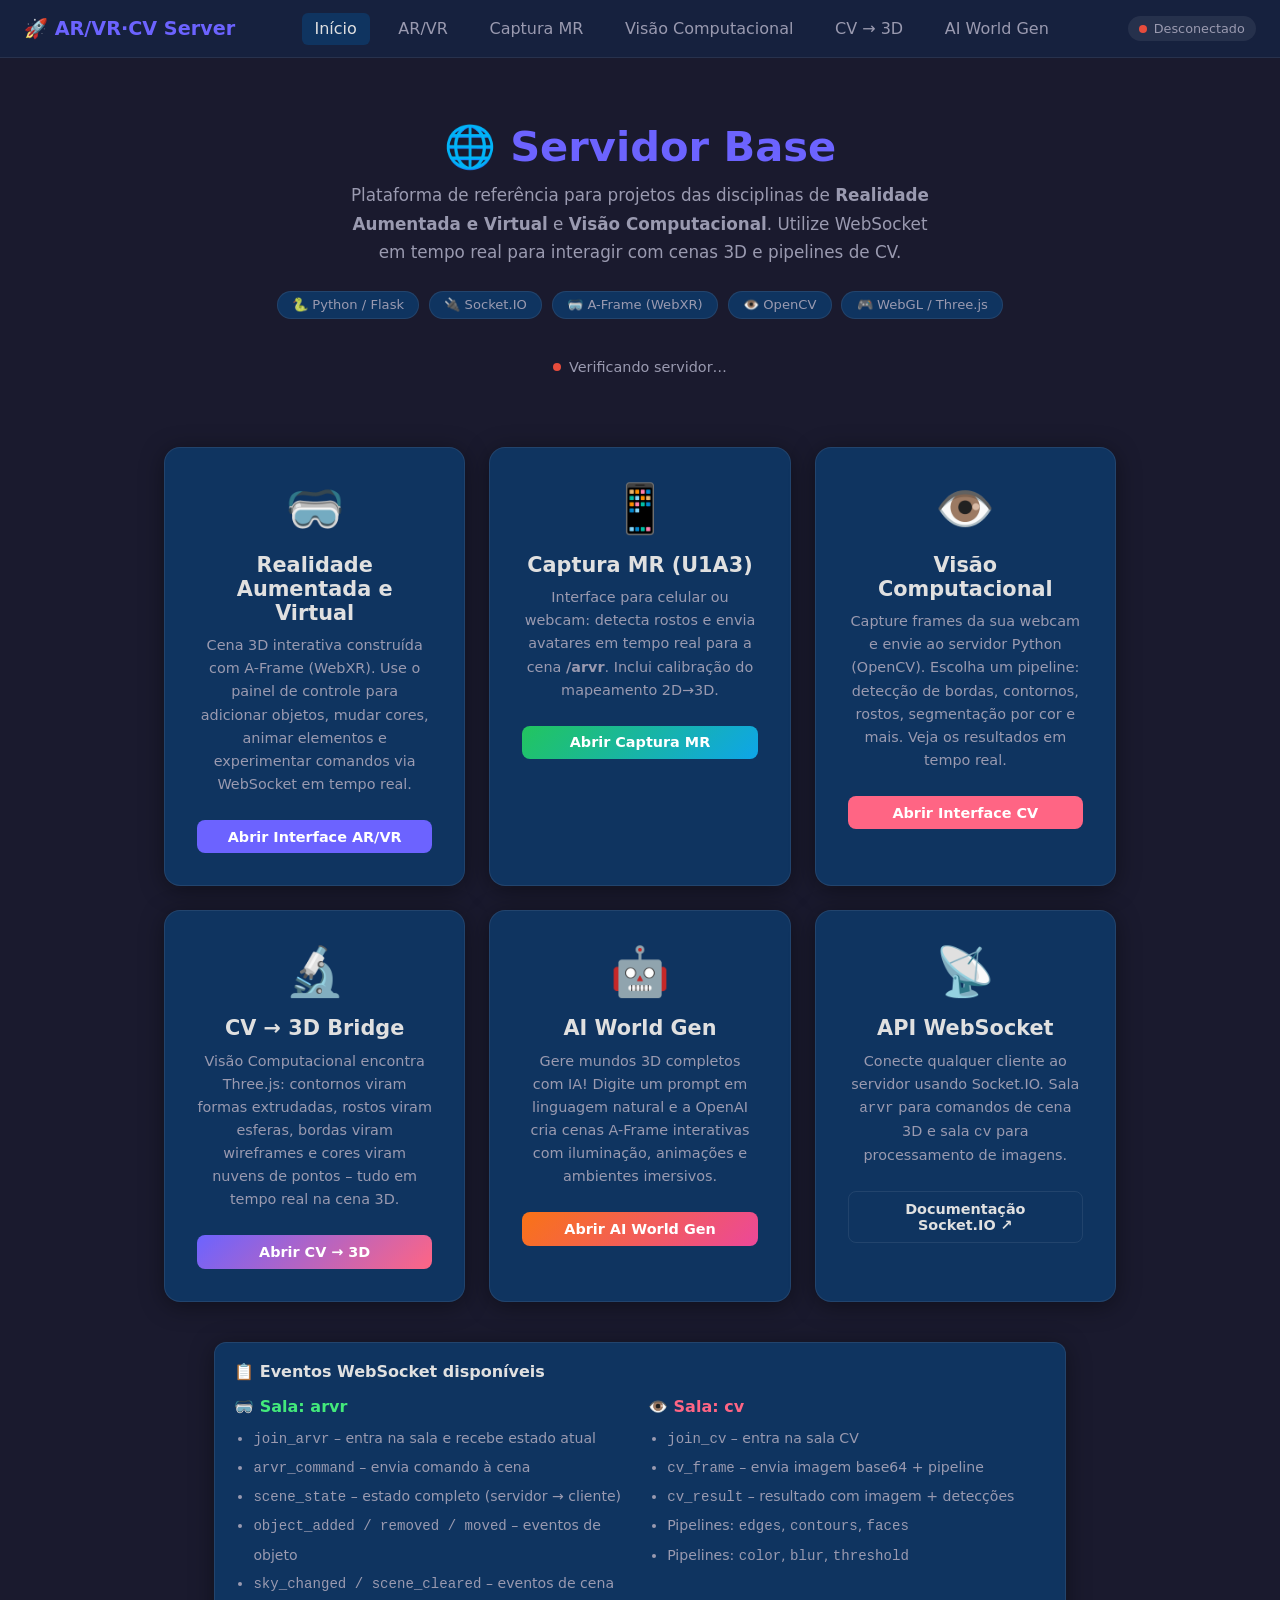
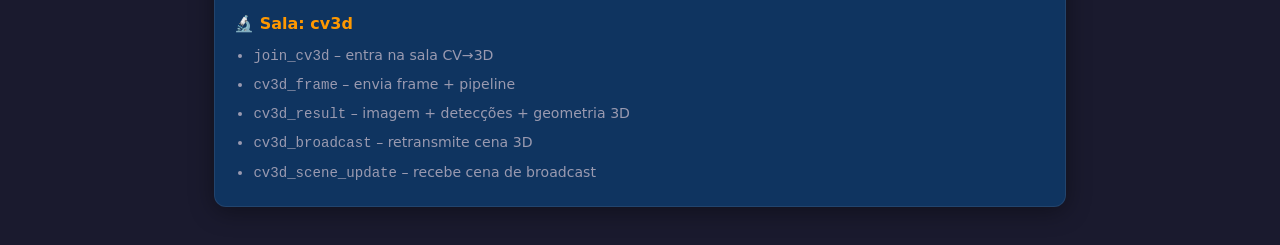
<file: templates/index.html>
<!DOCTYPE html>
<html lang="pt-BR">
<head>
  <meta charset="UTF-8">
  <meta name="viewport" content="width=device-width, initial-scale=1.0">
  <title>AR/VR + Visão Computacional – Servidor Base</title>
  <link rel="stylesheet" href="/static/css/style.css">
  <style>
    .tech-badges {
      display: flex;
      flex-wrap: wrap;
      justify-content: center;
      gap: .6rem;
      margin: 1.5rem 0;
    }
    .tech-badge {
      background: var(--card-bg);
      border: 1px solid var(--border);
      border-radius: 20px;
      padding: .35rem .9rem;
      font-size: .82rem;
      color: var(--text-muted);
    }
    .ws-indicator {
      margin: 1rem auto 0;
      display: inline-flex;
      align-items: center;
      gap: .5rem;
      font-size: .9rem;
      color: var(--text-muted);
    }
  </style>
</head>
<body>

<!-- Navbar -->
<nav class="navbar">
  <div class="navbar-brand">🚀 AR/VR·CV Server</div>
  <div class="navbar-links">
    <a href="/" class="active">Início</a>
    <a href="/arvr">AR/VR</a>
    <a href="/mr">Captura MR</a>
    <a href="/cv">Visão Computacional</a>
    <a href="/cv3d">CV → 3D</a>
    <a href="/worldgen">AI World Gen</a>
  </div>
  <div id="wsStatus" class="status-badge">
    <span class="status-dot" id="statusDot"></span>
    <span id="statusText">Desconectado</span>
  </div>
</nav>

<!-- Hero -->
<section class="hero">
  <h1>🌐 Servidor Base</h1>
  <p>
    Plataforma de referência para projetos das disciplinas de
    <strong>Realidade Aumentada e Virtual</strong> e
    <strong>Visão Computacional</strong>.
    Utilize WebSocket em tempo real para interagir com cenas 3D e pipelines de CV.
  </p>

  <div class="tech-badges">
    <span class="tech-badge">🐍 Python / Flask</span>
    <span class="tech-badge">🔌 Socket.IO</span>
    <span class="tech-badge">🥽 A-Frame (WebXR)</span>
    <span class="tech-badge">👁️ OpenCV</span>
    <span class="tech-badge">🎮 WebGL / Three.js</span>
  </div>

  <div class="ws-indicator">
    <span class="status-dot" id="homeDot"></span>
    <span id="homeStatusText">Verificando servidor…</span>
  </div>
</section>

<!-- Cards das interfaces -->
<div class="cards-grid">

  <!-- Card AR/VR -->
  <div class="feature-card">
    <div class="icon">🥽</div>
    <h2>Realidade Aumentada e Virtual</h2>
    <p>
      Cena 3D interativa construída com A-Frame (WebXR). Use o painel de controle
      para adicionar objetos, mudar cores, animar elementos e experimentar
      comandos via WebSocket em tempo real.
    </p>
    <a href="/arvr" class="btn btn-primary btn-block">Abrir Interface AR/VR</a>
  </div>

  <!-- Card MR -->
  <div class="feature-card">
    <div class="icon">📱</div>
    <h2>Captura MR (U1A3)</h2>
    <p>
      Interface para celular ou webcam: detecta rostos e envia avatares em tempo real
      para a cena <strong>/arvr</strong>. Inclui calibração do mapeamento 2D→3D.
    </p>
    <a href="/mr" class="btn btn-primary btn-block" style="background:linear-gradient(135deg,#22c55e,#0ea5e9)">Abrir Captura MR</a>
  </div>

  <!-- Card CV -->
  <div class="feature-card">
    <div class="icon">👁️</div>
    <h2>Visão Computacional</h2>
    <p>
      Capture frames da sua webcam e envie ao servidor Python (OpenCV).
      Escolha um pipeline: detecção de bordas, contornos, rostos, segmentação
      por cor e mais. Veja os resultados em tempo real.
    </p>
    <a href="/cv" class="btn btn-secondary btn-block">Abrir Interface CV</a>
  </div>

  <!-- Card CV → 3D -->
  <div class="feature-card">
    <div class="icon">🔬</div>
    <h2>CV → 3D Bridge</h2>
    <p>
      Visão Computacional encontra Three.js: contornos viram formas extrudadas,
      rostos viram esferas, bordas viram wireframes e cores viram nuvens de pontos
      – tudo em tempo real na cena 3D.
    </p>
    <a href="/cv3d" class="btn btn-primary btn-block" style="background:linear-gradient(135deg,var(--primary),var(--secondary))">Abrir CV → 3D</a>
  </div>

  <div class="feature-card">
    <div class="icon">🤖</div>
    <h2>AI World Gen</h2>
    <p>
      Gere mundos 3D completos com IA! Digite um prompt em linguagem natural
      e a OpenAI cria cenas A-Frame interativas com iluminação, animações e
      ambientes imersivos.
    </p>
    <a href="/worldgen" class="btn btn-primary btn-block" style="background:linear-gradient(135deg,#f97316,#ec4899)">Abrir AI World Gen</a>
  </div>

  <!-- Card Docs / Base -->
  <div class="feature-card">
    <div class="icon">📡</div>
    <h2>API WebSocket</h2>
    <p>
      Conecte qualquer cliente ao servidor usando Socket.IO.
      Sala <code>arvr</code> para comandos de cena 3D e sala <code>cv</code>
      para processamento de imagens.
    </p>
    <a href="https://socket.io/docs/v4/client-api/" target="_blank" rel="noopener"
       class="btn btn-outline btn-block">Documentação Socket.IO ↗</a>
  </div>

</div>

<!-- Resumo dos eventos -->
<div style="max-width:900px;margin:0 auto 3rem;padding:0 1.5rem">
  <div class="card">
    <div class="card-title">📋 Eventos WebSocket disponíveis</div>
    <div class="grid-2 gap-2">
      <div>
        <p style="color:var(--accent);font-weight:600;margin-bottom:.5rem">🥽 Sala: arvr</p>
        <ul style="padding-left:1.2rem;font-size:.88rem;color:var(--text-muted);line-height:2">
          <li><code>join_arvr</code> – entra na sala e recebe estado atual</li>
          <li><code>arvr_command</code> – envia comando à cena</li>
          <li><code>scene_state</code> – estado completo (servidor → cliente)</li>
          <li><code>object_added / removed / moved</code> – eventos de objeto</li>
          <li><code>sky_changed / scene_cleared</code> – eventos de cena</li>
        </ul>
      </div>
      <div>
        <p style="color:var(--secondary);font-weight:600;margin-bottom:.5rem">👁️ Sala: cv</p>
        <ul style="padding-left:1.2rem;font-size:.88rem;color:var(--text-muted);line-height:2">
          <li><code>join_cv</code> – entra na sala CV</li>
          <li><code>cv_frame</code> – envia imagem base64 + pipeline</li>
          <li><code>cv_result</code> – resultado com imagem + detecções</li>
          <li>Pipelines: <code>edges</code>, <code>contours</code>, <code>faces</code></li>
          <li>Pipelines: <code>color</code>, <code>blur</code>, <code>threshold</code></li>
        </ul>
      </div>
      <div>
        <p style="color:#ff9800;font-weight:600;margin-bottom:.5rem">🔬 Sala: cv3d</p>
        <ul style="padding-left:1.2rem;font-size:.88rem;color:var(--text-muted);line-height:2">
          <li><code>join_cv3d</code> – entra na sala CV→3D</li>
          <li><code>cv3d_frame</code> – envia frame + pipeline</li>
          <li><code>cv3d_result</code> – imagem + detecções + geometria 3D</li>
          <li><code>cv3d_broadcast</code> – retransmite cena 3D</li>
          <li><code>cv3d_scene_update</code> – recebe cena de broadcast</li>
        </ul>
      </div>
    </div>
  </div>
</div>

<script src="/static/vendor/socket.io.min.js"></script>
<script>
  const dot = document.getElementById('statusDot');
  const txt = document.getElementById('statusText');
  const homeDot = document.getElementById('homeDot');
  const homeStatusText = document.getElementById('homeStatusText');

  const socket = io({ transports: ['websocket'] });

  socket.on('connect', () => {
    dot.classList.add('connected');
    homeDot.classList.add('connected');
    txt.textContent = 'Conectado';
    homeStatusText.textContent = 'Servidor online e pronto ✓';
  });

  socket.on('disconnect', () => {
    dot.classList.remove('connected');
    homeDot.classList.remove('connected');
    txt.textContent = 'Desconectado';
    homeStatusText.textContent = 'Servidor desconectado';
  });
</script>
</body>
</html>
</file>
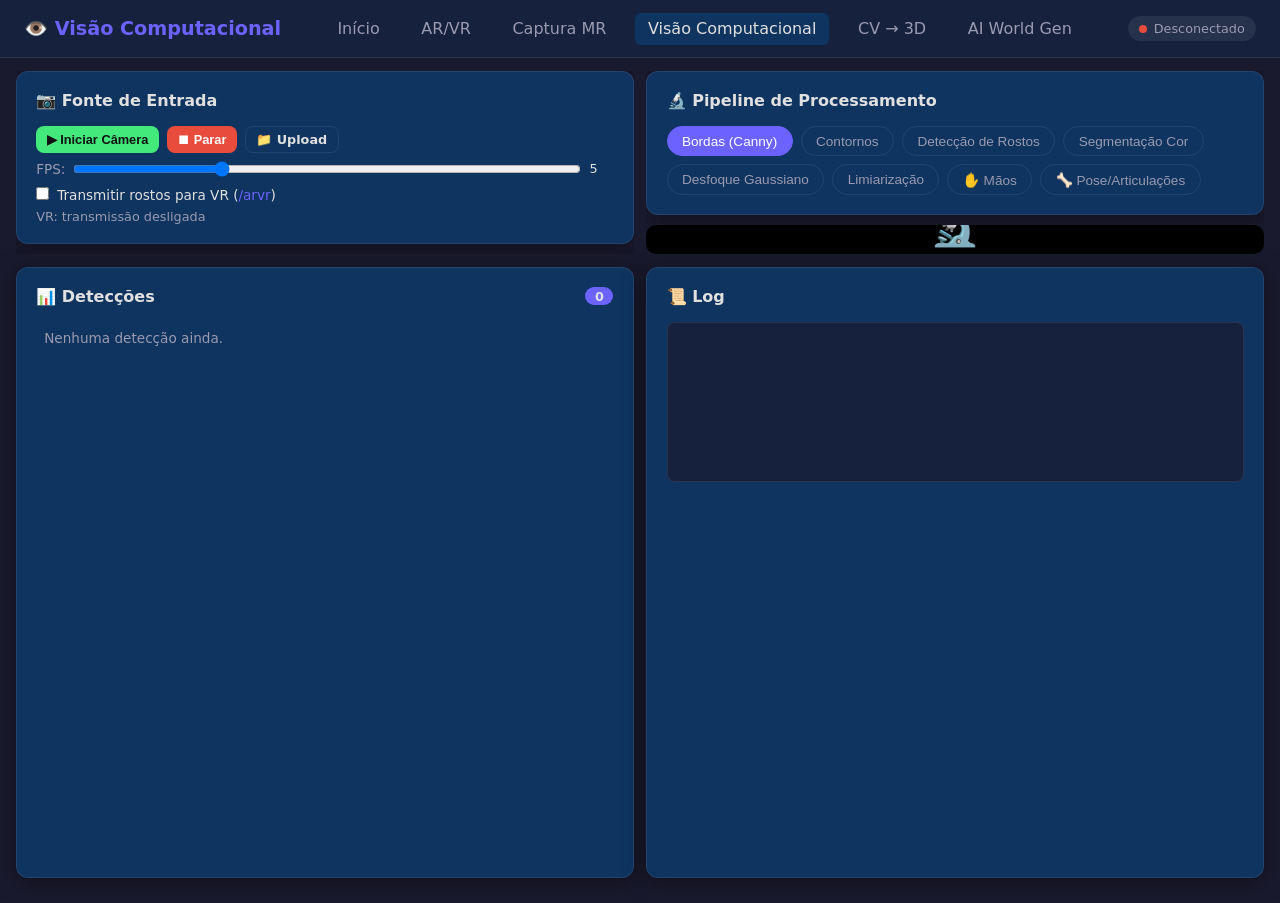
<file: templates/cv.html>
<!DOCTYPE html>
<html lang="pt-BR">
<head>
  <meta charset="UTF-8">
  <meta name="viewport" content="width=device-width, initial-scale=1.0">
  <title>Visão Computacional – CV Interface</title>
  <link rel="stylesheet" href="/static/css/style.css">
  <script src="/static/vendor/socket.io.min.js"></script>
  <style>
    /* Overrides para layout CV */
    body { overflow: hidden; }
    .cv-main {
      display: grid;
      grid-template-columns: 1fr 1fr;
      grid-template-rows: auto 1fr auto;
      gap: .8rem;
      padding: .8rem 1rem;
      height: calc(100vh - 55px);
    }
    .cv-source-col, .cv-result-col {
      display: flex;
      flex-direction: column;
      gap: .6rem;
      overflow: hidden;
    }
    .cv-bottom {
      grid-column: 1 / -1;
      display: grid;
      grid-template-columns: 1fr 1fr;
      gap: .8rem;
    }
    .video-box {
      background: #000;
      border-radius: 10px;
      overflow: hidden;
      flex: 1;
      min-height: 0;
      position: relative;
    }
    .video-box video, .video-box canvas, .video-box img {
      width: 100%; height: 100%; object-fit: cover; display: block;
    }
    .no-signal {
      position: absolute; inset: 0;
      display: flex; flex-direction: column;
      align-items: center; justify-content: center;
      color: var(--text-muted); gap: .5rem;
    }
    .fps-badge {
      position: absolute; top:.5rem; left:.5rem;
      background:rgba(0,0,0,.6); color:#0f0;
      font-size:.75rem; padding:.2rem .5rem;
      border-radius:4px; font-family:monospace;
    }
    @media(max-width:800px){
      .cv-main { grid-template-columns: 1fr; grid-template-rows: auto; overflow-y: auto; }
      body { overflow: auto; }
      .cv-bottom { grid-template-columns: 1fr; }
    }
  </style>
</head>
<body>

<!-- Navbar -->
<nav class="navbar">
  <div class="navbar-brand">👁️ Visão Computacional</div>
  <div class="navbar-links">
    <a href="/">Início</a>
    <a href="/arvr">AR/VR</a>
    <a href="/mr">Captura MR</a>
    <a href="/cv" class="active">Visão Computacional</a>
    <a href="/cv3d">CV → 3D</a>
    <a href="/worldgen">AI World Gen</a>
  </div>
  <div id="wsStatus" class="status-badge">
    <span class="status-dot" id="statusDot"></span>
    <span id="statusText">Desconectado</span>
  </div>
</nav>

<!-- Layout principal -->
<div class="cv-main">

  <!-- ──────── Fonte (câmera/upload) ──────── -->
  <div class="cv-source-col">
    <div class="card" style="flex-shrink:0">
      <div class="card-title">📷 Fonte de Entrada</div>
      <div class="flex gap-1 mb-1">
        <button class="btn btn-success btn-sm" id="btnStartCam" onclick="startCamera()">▶ Iniciar Câmera</button>
        <button class="btn btn-danger btn-sm" id="btnStopCam" onclick="stopCamera()" disabled>⏹ Parar</button>
        <label class="btn btn-outline btn-sm" style="cursor:pointer">
          📁 Upload
          <input type="file" id="fileInput" accept="image/*" style="display:none" onchange="loadImageFile(event)">
        </label>
      </div>
      <div class="flex gap-1" style="align-items:center">
        <label class="form-label" style="margin:0;white-space:nowrap">FPS:</label>
        <input type="range" id="fpsRange" min="1" max="15" value="5" style="flex:1">
        <span id="fpsVal" style="font-size:.8rem;min-width:24px">5</span>
      </div>
      <label class="mr-vr-toggle">
        <input type="checkbox" id="chkTransmitVr">
        <span>Transmitir rostos para VR (<a href="/arvr" target="_blank" rel="noopener">/arvr</a>)</span>
      </label>
      <div id="mrVrStatus" class="mr-vr-status">VR: transmissão desligada</div>
    </div>

    <div class="video-box" id="sourceBox">
      <!-- Vídeo da câmera (captura) -->
      <video id="webcamVideo" autoplay playsinline muted style="display:none"></video>
      <!-- Canvas de captura (não visível) -->
      <canvas id="captureCanvas" style="display:none"></canvas>
      <!-- Imagem carregada -->
      <img id="uploadedImg" style="display:none" alt="imagem carregada">
      <!-- Placeholder -->
      <div class="no-signal" id="noSignal">
        <span style="font-size:2.5rem">📷</span>
        <span>Inicie a câmera ou faça upload de uma imagem</span>
      </div>
      <div class="fps-badge" id="fpsBadge" style="display:none">0 fps</div>
    </div>
  </div>

  <!-- ──────── Resultado ──────── -->
  <div class="cv-result-col">
    <div class="card" style="flex-shrink:0">
      <div class="card-title">🔬 Pipeline de Processamento</div>
      <div class="pipeline-buttons">
        <button class="pipeline-btn active" data-pipeline="edges"     onclick="setPipeline(this)">Bordas (Canny)</button>
        <button class="pipeline-btn"        data-pipeline="contours"  onclick="setPipeline(this)">Contornos</button>
        <button class="pipeline-btn"        data-pipeline="faces"     onclick="setPipeline(this)">Detecção de Rostos</button>
        <button class="pipeline-btn"        data-pipeline="color"     onclick="setPipeline(this)">Segmentação Cor</button>
        <button class="pipeline-btn"        data-pipeline="blur"      onclick="setPipeline(this)">Desfoque Gaussiano</button>
        <button class="pipeline-btn"        data-pipeline="threshold" onclick="setPipeline(this)">Limiarização</button>
        <button class="pipeline-btn"        data-pipeline="hands"     onclick="setPipeline(this)">✋ Mãos</button>
        <button class="pipeline-btn"        data-pipeline="pose"      onclick="setPipeline(this)">🦴 Pose/Articulações</button>
      </div>
    </div>

    <div class="video-box" id="resultBox">
      <img id="resultImg" style="display:none" alt="resultado CV">
      <div class="no-signal" id="noResult">
        <span style="font-size:2.5rem">🔬</span>
        <span>Aguardando processamento…</span>
      </div>
    </div>
  </div>

  <!-- ──────── Painel inferior ──────── -->
  <div class="cv-bottom">

    <!-- Detecções -->
    <div class="card" style="overflow:hidden">
      <div class="card-title">
        📊 Detecções
        <span id="detCount" style="margin-left:auto;background:var(--primary);border-radius:12px;padding:.1rem .6rem;font-size:.8rem">0</span>
      </div>
      <div id="detectionsList" class="detections-list detections-list-faces" style="max-height:220px;overflow-y:auto">
        <div style="color:var(--text-muted);font-size:.85rem;padding:.5rem">Nenhuma detecção ainda.</div>
      </div>
    </div>

    <!-- Log -->
    <div class="card">
      <div class="card-title">📜 Log</div>
      <div class="log-panel" id="logPanel"></div>
    </div>

  </div>
</div>

<script src="/static/js/cv.js"></script>
</body>
</html>
</file>
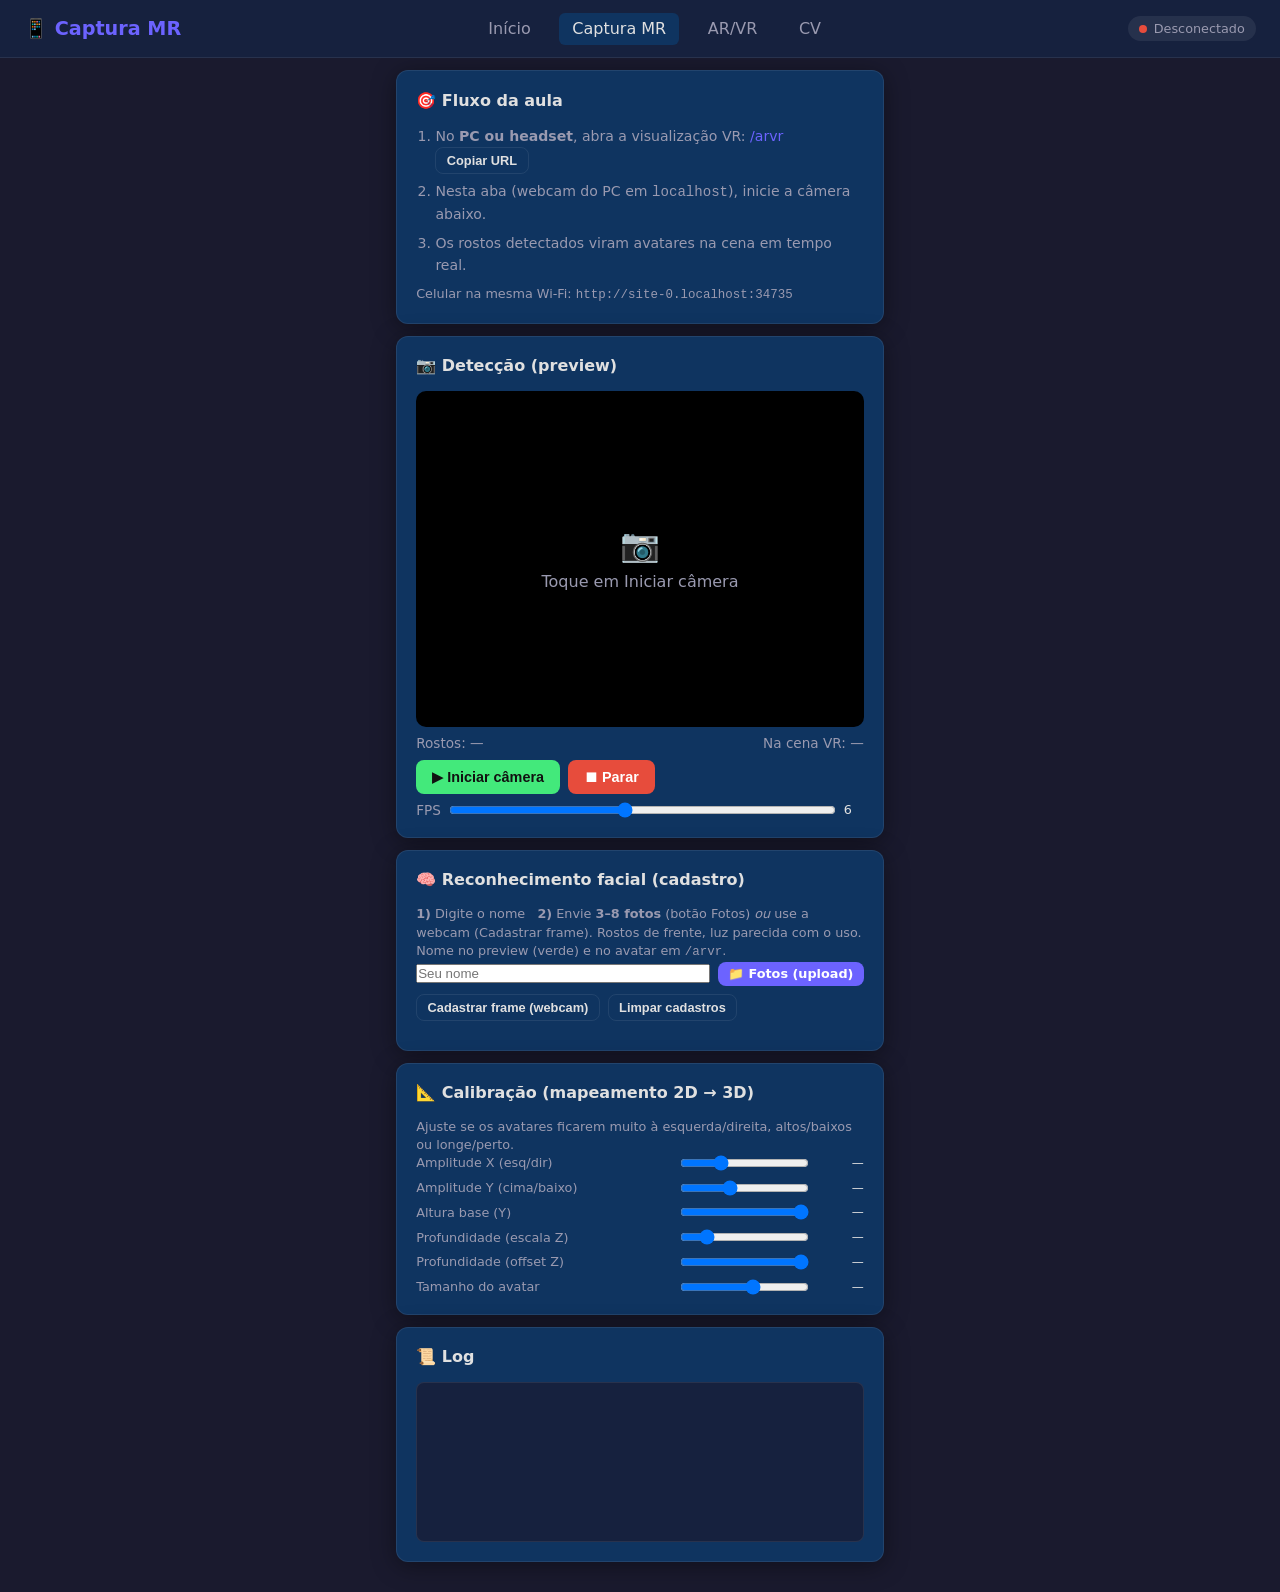
<file: templates/mr.html>
<!DOCTYPE html>
<html lang="pt-BR">
<head>
  <meta charset="UTF-8">
  <meta name="viewport" content="width=device-width, initial-scale=1.0, viewport-fit=cover">
  <title>Captura MR – Câmera → VR</title>
  <link rel="stylesheet" href="/static/css/style.css">
  <script src="/static/vendor/socket.io.min.js"></script>
</head>
<body class="mr-page">

<nav class="navbar">
  <div class="navbar-brand">📱 Captura MR</div>
  <div class="navbar-links">
    <a href="/">Início</a>
    <a href="/mr" class="active">Captura MR</a>
    <a href="/arvr">AR/VR</a>
    <a href="/cv">CV</a>
  </div>
  <div id="wsStatus" class="status-badge">
    <span class="status-dot" id="statusDot"></span>
    <span id="statusText">Desconectado</span>
  </div>
</nav>

<main class="mr-main">
  <section class="card mr-instructions">
    <div class="card-title">🎯 Fluxo da aula</div>
    <ol class="mr-steps">
      <li>No <strong>PC ou headset</strong>, abra a visualização VR:
        <a id="arvrLink" href="/arvr" target="_blank" rel="noopener">/arvr</a>
        <button type="button" class="btn btn-outline btn-sm" id="btnCopyArvr">Copiar URL</button>
      </li>
      <li>Nesta aba (webcam do PC em <code>localhost</code>), inicie a câmera abaixo.</li>
      <li>Os rostos detectados viram avatares na cena em tempo real.</li>
    </ol>
    <p class="mr-hint" id="pcHint">No PC use <code>http://localhost:5000</code> — HTTPS não é necessário.</p>
    <p class="mr-hint" id="mobileHint" style="display:none">Celular na mesma Wi‑Fi: <code id="serverOrigin">—</code></p>
    <p class="mr-hint" id="httpsHint" style="display:none">
      <strong>Câmera no celular:</strong> use <code>https://</code> (não <code>http://</code>).
      No PC: <code>$env:USE_HTTPS=&quot;true&quot;; python server.py</code> e aceite o certificado no navegador.
    </p>
  </section>

  <section class="mr-preview card">
    <div class="card-title">📷 Detecção (preview)</div>
    <div class="mr-video-box">
      <video id="webcamVideo" autoplay playsinline muted style="display:none"></video>
      <canvas id="captureCanvas" style="display:none"></canvas>
      <img id="resultImg" style="display:none" alt="rostos detectados">
      <div class="no-signal" id="noSignal">
        <span style="font-size:2rem">📷</span>
        <span>Toque em Iniciar câmera</span>
      </div>
      <div class="fps-badge" id="fpsBadge" style="display:none">0 fps</div>
    </div>
    <div class="mr-stats">
      <span id="faceCountStat">Rostos: —</span>
      <span id="vrTrackStat">Na cena VR: —</span>
    </div>
    <div class="flex gap-1" style="margin-top:.6rem">
      <button class="btn btn-success" id="btnStartCam" type="button">▶ Iniciar câmera</button>
      <button class="btn btn-danger" id="btnStopCam" type="button" disabled>⏹ Parar</button>
    </div>
    <div class="flex gap-1" style="align-items:center;margin-top:.5rem">
      <label class="form-label" style="margin:0">FPS</label>
      <input type="range" id="fpsRange" min="1" max="12" value="6" style="flex:1">
      <span id="fpsVal" style="font-size:.8rem;min-width:20px">6</span>
    </div>
  </section>

  <section class="card mr-enroll">
    <div class="card-title">🧠 Reconhecimento facial (cadastro)</div>
    <p class="mr-hint">
      <strong>1)</strong> Digite o nome &nbsp; <strong>2)</strong> Envie <strong>3–8 fotos</strong> (botão Fotos) <em>ou</em> use a webcam (Cadastrar frame).
      Rostos de frente, luz parecida com o uso. Nome no preview (verde) e no avatar em <code>/arvr</code>.
    </p>
    <div class="flex gap-1" style="flex-wrap:wrap;align-items:center">
      <input type="text" id="enrollName" class="form-input" placeholder="Seu nome" maxlength="40" style="flex:1;min-width:140px">
      <label class="btn btn-primary btn-sm" style="cursor:pointer;margin:0">
        📁 Fotos (upload)
        <input type="file" id="enrollFiles" accept="image/jpeg,image/png,image/webp,image/*" multiple hidden>
      </label>
      <button type="button" class="btn btn-outline btn-sm" id="btnEnrollFrame" disabled>Cadastrar frame (webcam)</button>
      <button type="button" class="btn btn-outline btn-sm btn-danger" id="btnClearRegistry">Limpar cadastros</button>
    </div>
    <p class="mr-hint" id="enrollStatus" style="margin-top:.4rem;font-size:.8rem"></p>
    <ul id="registryList" class="mr-registry-list" style="margin-top:.6rem;font-size:.85rem;color:var(--text-muted)"></ul>
  </section>

  <section class="card mr-calib">
    <div class="card-title">📐 Calibração (mapeamento 2D → 3D)</div>
    <p class="mr-hint">Ajuste se os avatares ficarem muito à esquerda/direita, altos/baixos ou longe/perto.</p>
    <div class="mr-calib-grid" id="calibSliders"></div>
  </section>

  <section class="card">
    <div class="card-title">📜 Log</div>
    <div class="log-panel" id="logPanel"></div>
  </section>
</main>

<script src="/static/js/mr.js"></script>
</body>
</html>
</file>
<file: static/css/style.css>
/* ===================================================
   Estilos globais – Servidor AR/VR + Visão Computacional
   =================================================== */

:root {
  --primary:    #6c63ff;
  --secondary:  #ff6584;
  --accent:     #43e97b;
  --dark:       #1a1a2e;
  --darker:     #16213e;
  --card-bg:    #0f3460;
  --text:       #e0e0e0;
  --text-muted: #9a9ab0;
  --border:     rgba(255,255,255,.08);
  --shadow:     0 4px 24px rgba(0,0,0,.4);
}

*, *::before, *::after { box-sizing: border-box; margin: 0; padding: 0; }

body {
  font-family: 'Segoe UI', system-ui, -apple-system, sans-serif;
  background: var(--dark);
  color: var(--text);
  min-height: 100vh;
}

a { color: var(--primary); text-decoration: none; }
a:hover { text-decoration: underline; }

/* ── Navbar ── */
.navbar {
  display: flex;
  align-items: center;
  justify-content: space-between;
  padding: .8rem 1.5rem;
  background: var(--darker);
  border-bottom: 1px solid var(--border);
  position: sticky;
  top: 0;
  z-index: 100;
}

.navbar-brand {
  font-size: 1.2rem;
  font-weight: 700;
  color: var(--primary);
  display: flex;
  align-items: center;
  gap: .5rem;
}

.navbar-links { display: flex; gap: 1rem; }

.navbar-links a {
  color: var(--text-muted);
  padding: .4rem .8rem;
  border-radius: 6px;
  transition: background .2s, color .2s;
}
.navbar-links a:hover,
.navbar-links a.active {
  background: var(--card-bg);
  color: var(--text);
  text-decoration: none;
}

/* ── Status badge ── */
.status-badge {
  display: inline-flex;
  align-items: center;
  gap: .4rem;
  font-size: .8rem;
  padding: .3rem .7rem;
  border-radius: 20px;
  background: rgba(255,255,255,.07);
  color: var(--text-muted);
}
.status-dot {
  width: 8px; height: 8px;
  border-radius: 50%;
  background: #e74c3c;
  transition: background .4s;
}
.status-dot.connected { background: var(--accent); }

/* ── Page header ── */
.page-header {
  padding: 2rem 1.5rem 1rem;
  text-align: center;
}
.page-header h1 { font-size: 2rem; margin-bottom: .4rem; }
.page-header p { color: var(--text-muted); max-width: 560px; margin: 0 auto; }

/* ── Cards ── */
.card {
  background: var(--card-bg);
  border: 1px solid var(--border);
  border-radius: 12px;
  padding: 1.2rem;
  box-shadow: var(--shadow);
}
.card-title {
  font-size: 1rem;
  font-weight: 600;
  margin-bottom: 1rem;
  color: var(--text);
  display: flex;
  align-items: center;
  gap: .5rem;
}

/* ── Buttons ── */
.btn {
  display: inline-flex;
  align-items: center;
  gap: .4rem;
  padding: .55rem 1rem;
  border: none;
  border-radius: 8px;
  font-size: .9rem;
  font-weight: 600;
  cursor: pointer;
  transition: filter .2s, transform .1s;
}
.btn:hover  { filter: brightness(1.15); }
.btn:active { transform: scale(.97); }

.btn-primary   { background: var(--primary); color: #fff; }
.btn-secondary { background: var(--secondary); color: #fff; }
.btn-success   { background: var(--accent); color: #111; }
.btn-danger    { background: #e74c3c; color: #fff; }
.btn-outline   { background: transparent; border: 1px solid var(--border); color: var(--text); }
.btn-sm        { padding: .3rem .65rem; font-size: .8rem; }
.btn-block     { width: 100%; justify-content: center; }

/* ── Forms ── */
.form-group { margin-bottom: .8rem; }
.form-label { display: block; font-size: .85rem; color: var(--text-muted); margin-bottom: .3rem; }
.form-control, .form-select {
  width: 100%;
  padding: .5rem .75rem;
  background: var(--darker);
  border: 1px solid var(--border);
  border-radius: 8px;
  color: var(--text);
  font-size: .9rem;
}
.form-control:focus, .form-select:focus {
  outline: none;
  border-color: var(--primary);
}

/* ── Log / result panel ── */
.log-panel {
  background: var(--darker);
  border: 1px solid var(--border);
  border-radius: 8px;
  padding: .75rem;
  height: 160px;
  overflow-y: auto;
  font-size: .82rem;
  font-family: 'Consolas', monospace;
  color: var(--text-muted);
}
.log-panel p { margin-bottom: .2rem; }
.log-panel .info    { color: var(--accent); }
.log-panel .warning { color: #f39c12; }
.log-panel .error   { color: var(--secondary); }

/* ── Grid helpers ── */
.grid-2 { display: grid; grid-template-columns: 1fr 1fr; gap: 1rem; }
.grid-3 { display: grid; grid-template-columns: repeat(3, 1fr); gap: 1rem; }
.flex   { display: flex; }
.flex-col  { flex-direction: column; }
.gap-1  { gap: .5rem; }
.gap-2  { gap: 1rem; }
.mt-1   { margin-top: .5rem; }
.mt-2   { margin-top: 1rem; }
.mb-1   { margin-bottom: .5rem; }
.mb-2   { margin-bottom: 1rem; }
.p-1    { padding: .5rem; }
.p-2    { padding: 1rem; }
.text-center { text-align: center; }
.w-full { width: 100%; }

/* ─────────── Index page ─────────── */
.hero {
  display: flex;
  flex-direction: column;
  align-items: center;
  justify-content: center;
  padding: 4rem 1.5rem 2rem;
  text-align: center;
}
.hero h1 { font-size: 2.6rem; color: var(--primary); margin-bottom: .6rem; }
.hero p   { color: var(--text-muted); max-width: 600px; font-size: 1.05rem; line-height: 1.7; }

.cards-grid {
  display: grid;
  grid-template-columns: repeat(auto-fit, minmax(280px, 1fr));
  gap: 1.5rem;
  max-width: 1000px;
  margin: 2.5rem auto;
  padding: 0 1.5rem;
}

.feature-card {
  background: var(--card-bg);
  border: 1px solid var(--border);
  border-radius: 16px;
  padding: 2rem;
  text-align: center;
  box-shadow: var(--shadow);
  transition: transform .25s, box-shadow .25s;
}
.feature-card:hover {
  transform: translateY(-6px);
  box-shadow: 0 12px 32px rgba(0,0,0,.5);
}
.feature-card .icon {
  font-size: 3rem;
  margin-bottom: 1rem;
}
.feature-card h2 {
  font-size: 1.3rem;
  margin-bottom: .6rem;
  color: var(--text);
}
.feature-card p {
  font-size: .9rem;
  color: var(--text-muted);
  line-height: 1.6;
  margin-bottom: 1.5rem;
}

/* ─────────── AR/VR page ─────────── */
.arvr-layout {
  display: grid;
  grid-template-columns: 320px 1fr;
  height: calc(100vh - 55px);
  overflow: hidden;
}

.control-panel {
  background: var(--darker);
  border-right: 1px solid var(--border);
  padding: 1rem;
  overflow-y: auto;
  display: flex;
  flex-direction: column;
  gap: 1rem;
}

.scene-wrapper {
  position: relative;
  overflow: hidden;
}
.scene-wrapper a-scene {
  width: 100% !important;
  height: 100% !important;
}

.scene-overlay {
  position: absolute;
  top: .75rem;
  right: .75rem;
  display: flex;
  flex-direction: column;
  gap: .4rem;
  pointer-events: none;
}
.scene-overlay .badge {
  background: rgba(0,0,0,.65);
  color: #fff;
  padding: .3rem .7rem;
  border-radius: 20px;
  font-size: .78rem;
  backdrop-filter: blur(4px);
}

.object-list { max-height: 200px; overflow-y: auto; }
.object-item {
  display: flex;
  align-items: center;
  justify-content: space-between;
  padding: .4rem .6rem;
  border-radius: 6px;
  background: rgba(255,255,255,.04);
  margin-bottom: .3rem;
  font-size: .85rem;
}
.object-item-info { display: flex; align-items: center; gap: .5rem; }
.color-dot {
  width: 14px; height: 14px;
  border-radius: 50%;
  border: 1px solid rgba(255,255,255,.2);
  display: inline-block;
}

.shape-buttons {
  display: grid;
  grid-template-columns: 1fr 1fr;
  gap: .5rem;
}

/* ─────────── CV page ─────────── */
.cv-layout {
  display: grid;
  grid-template-columns: 1fr 1fr;
  grid-template-rows: auto 1fr;
  gap: 1rem;
  padding: 1rem 1.5rem;
  max-height: calc(100vh - 55px);
  overflow: hidden;
}

.cv-source, .cv-result {
  display: flex;
  flex-direction: column;
  gap: .5rem;
}

.video-container {
  position: relative;
  background: #000;
  border-radius: 10px;
  overflow: hidden;
  aspect-ratio: 4/3;
}
.video-container video,
.video-container canvas,
.video-container img {
  width: 100%;
  height: 100%;
  object-fit: cover;
  display: block;
}
.video-container .no-signal {
  position: absolute;
  inset: 0;
  display: flex;
  flex-direction: column;
  align-items: center;
  justify-content: center;
  color: var(--text-muted);
  font-size: .9rem;
  gap: .5rem;
}
.video-container .no-signal .icon { font-size: 2.5rem; }

.cv-controls {
  grid-column: 1 / -1;
}
.pipeline-buttons {
  display: flex;
  flex-wrap: wrap;
  gap: .5rem;
}
.pipeline-btn {
  padding: .4rem .9rem;
  border: 1px solid var(--border);
  border-radius: 20px;
  background: transparent;
  color: var(--text-muted);
  font-size: .85rem;
  cursor: pointer;
  transition: background .2s, color .2s, border-color .2s;
}
.pipeline-btn:hover { background: rgba(255,255,255,.07); color: var(--text); }
.pipeline-btn.active {
  background: var(--primary);
  border-color: var(--primary);
  color: #fff;
}

.detections-list { display: flex; flex-direction: column; gap: .4rem; }
.detection-item {
  background: rgba(255,255,255,.04);
  border-radius: 6px;
  padding: .5rem .75rem;
  font-size: .85rem;
  display: flex;
  align-items: center;
  gap: .5rem;
}
.detection-item .det-icon { font-size: 1.1rem; }
.detection-item .det-text { color: var(--text); }
.detection-item-block { flex-direction: column; align-items: stretch; gap: .5rem; }
.detection-item-header { display: flex; align-items: center; gap: .5rem; width: 100%; }
.detection-item-header .det-count { margin-left: auto; }
.face-coords-meta {
  font-size: .75rem;
  color: var(--text-muted);
  margin-bottom: .35rem;
}
.face-coords-table {
  width: 100%;
  border-collapse: collapse;
  font-size: .78rem;
  font-variant-numeric: tabular-nums;
}
.face-coords-table th,
.face-coords-table td {
  padding: .25rem .4rem;
  text-align: left;
  border-bottom: 1px solid var(--border);
}
.face-coords-table th { color: var(--text-muted); font-weight: 600; }
.face-coords-table code { font-size: .75rem; }
.mr-vr-toggle {
  display: flex;
  align-items: flex-start;
  gap: .5rem;
  margin-top: .65rem;
  font-size: .85rem;
  cursor: pointer;
}
.mr-vr-toggle a { color: var(--primary); }
.mr-vr-status {
  margin-top: .35rem;
  font-size: .8rem;
  color: var(--text-muted);
}
.mr-vr-status.mr-vr-on { color: #7bc8a4; }
.mr-vr-status.mr-vr-warn { color: #ffc65d; }

/* ── Página /mr (captura) ── */
.mr-page { overflow-x: hidden; }
.mr-main {
  max-width: 520px;
  margin: 0 auto;
  padding: .75rem 1rem 2rem;
  display: flex;
  flex-direction: column;
  gap: .75rem;
}
.mr-steps {
  margin: 0;
  padding-left: 1.2rem;
  font-size: .88rem;
  line-height: 1.55;
  color: var(--text-muted);
}
.mr-steps li { margin-bottom: .45rem; }
.mr-hint {
  font-size: .8rem;
  color: var(--text-muted);
  margin: .5rem 0 0;
  line-height: 1.45;
}
.mr-hint code { font-size: .78rem; }
.mr-video-box {
  background: #000;
  border-radius: 10px;
  aspect-ratio: 4/3;
  position: relative;
  overflow: hidden;
}
.mr-video-box video,
.mr-video-box img {
  width: 100%;
  height: 100%;
  object-fit: cover;
  display: block;
}
.mr-video-box .no-signal {
  position: absolute;
  inset: 0;
  display: flex;
  flex-direction: column;
  align-items: center;
  justify-content: center;
  color: var(--text-muted);
  gap: .5rem;
}
.mr-video-box .fps-badge {
  position: absolute;
  top: .5rem;
  left: .5rem;
  background: rgba(0, 0, 0, .6);
  color: #0f0;
  font-size: .75rem;
  padding: .2rem .5rem;
  border-radius: 4px;
  font-family: monospace;
}
.mr-stats {
  display: flex;
  justify-content: space-between;
  font-size: .85rem;
  margin-top: .5rem;
  color: var(--text-muted);
}
.mr-calib-grid { display: flex; flex-direction: column; gap: .55rem; }
.mr-calib-row {
  display: grid;
  grid-template-columns: 1fr auto 3rem;
  gap: .4rem;
  align-items: center;
  font-size: .8rem;
}
.mr-calib-label { color: var(--text-muted); }
.mr-calib-val {
  font-variant-numeric: tabular-nums;
  text-align: right;
  font-size: .75rem;
}

.detection-item .det-count {
  margin-left: auto;
  background: var(--primary);
  color: #fff;
  border-radius: 12px;
  padding: .1rem .55rem;
  font-size: .78rem;
  font-weight: 700;
}

/* ── Responsive ── */
@media (max-width: 900px) {
  .arvr-layout { grid-template-columns: 1fr; grid-template-rows: auto 1fr; }
  .cv-layout   { grid-template-columns: 1fr; }
  .cv-controls { grid-column: 1; }
}
</file>
